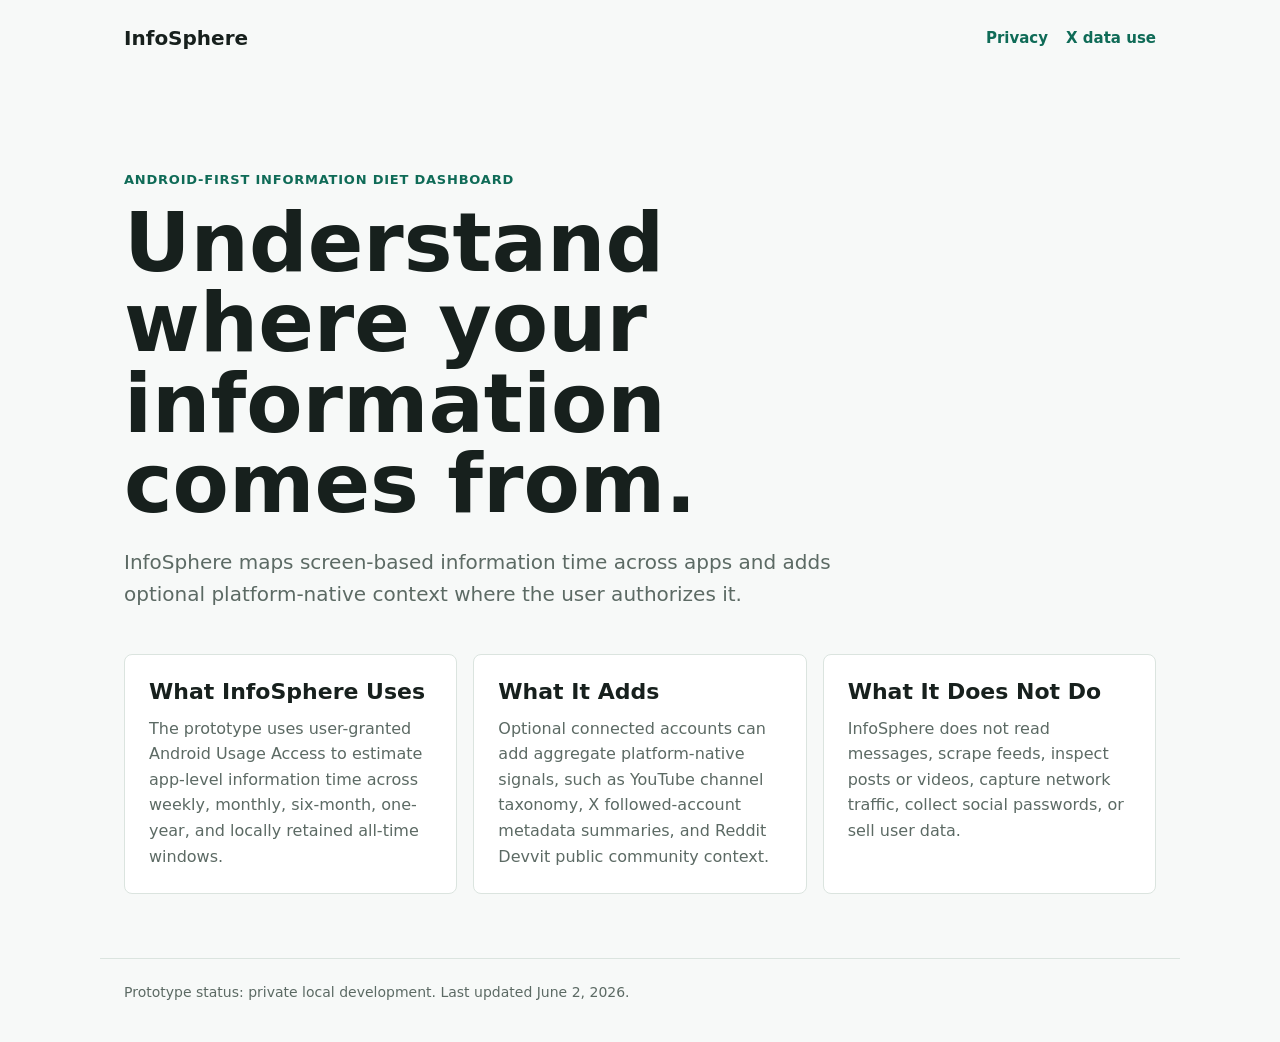
<file: index.html>
<!doctype html>
<html lang="en">
  <head>
    <meta charset="utf-8">
    <meta name="viewport" content="width=device-width, initial-scale=1">
    <title>InfoSphere</title>
    <meta
      name="description"
      content="InfoSphere helps people understand where their screen-based information comes from using local app usage and optional platform-native context."
    >
    <link rel="stylesheet" href="styles.css">
  </head>
  <body>
    <header class="site-header">
      <a class="brand" href="index.html" aria-label="InfoSphere home">InfoSphere</a>
      <nav aria-label="Primary">
        <a href="privacy.html">Privacy</a>
        <a href="x-data-use.html">X data use</a>
      </nav>
    </header>

    <main>
      <section class="hero" aria-labelledby="title">
        <p class="eyebrow">Android-first information diet dashboard</p>
        <h1 id="title">Understand where your information comes from.</h1>
        <p class="lede">
          InfoSphere maps screen-based information time across apps and adds optional platform-native context where the user authorizes it.
        </p>
      </section>

      <section class="content-grid" aria-label="Project summary">
        <article>
          <h2>What InfoSphere Uses</h2>
          <p>
            The prototype uses user-granted Android Usage Access to estimate app-level information time across weekly, monthly, six-month, one-year, and locally retained all-time windows.
          </p>
        </article>
        <article>
          <h2>What It Adds</h2>
          <p>
            Optional connected accounts can add aggregate platform-native signals, such as YouTube channel taxonomy, X followed-account metadata summaries, and Reddit Devvit public community context.
          </p>
        </article>
        <article>
          <h2>What It Does Not Do</h2>
          <p>
            InfoSphere does not read messages, scrape feeds, inspect posts or videos, capture network traffic, collect social passwords, or sell user data.
          </p>
        </article>
      </section>
    </main>

    <footer>
      <p>Prototype status: private local development. Last updated June 2, 2026.</p>
    </footer>
  </body>
</html>
</file>
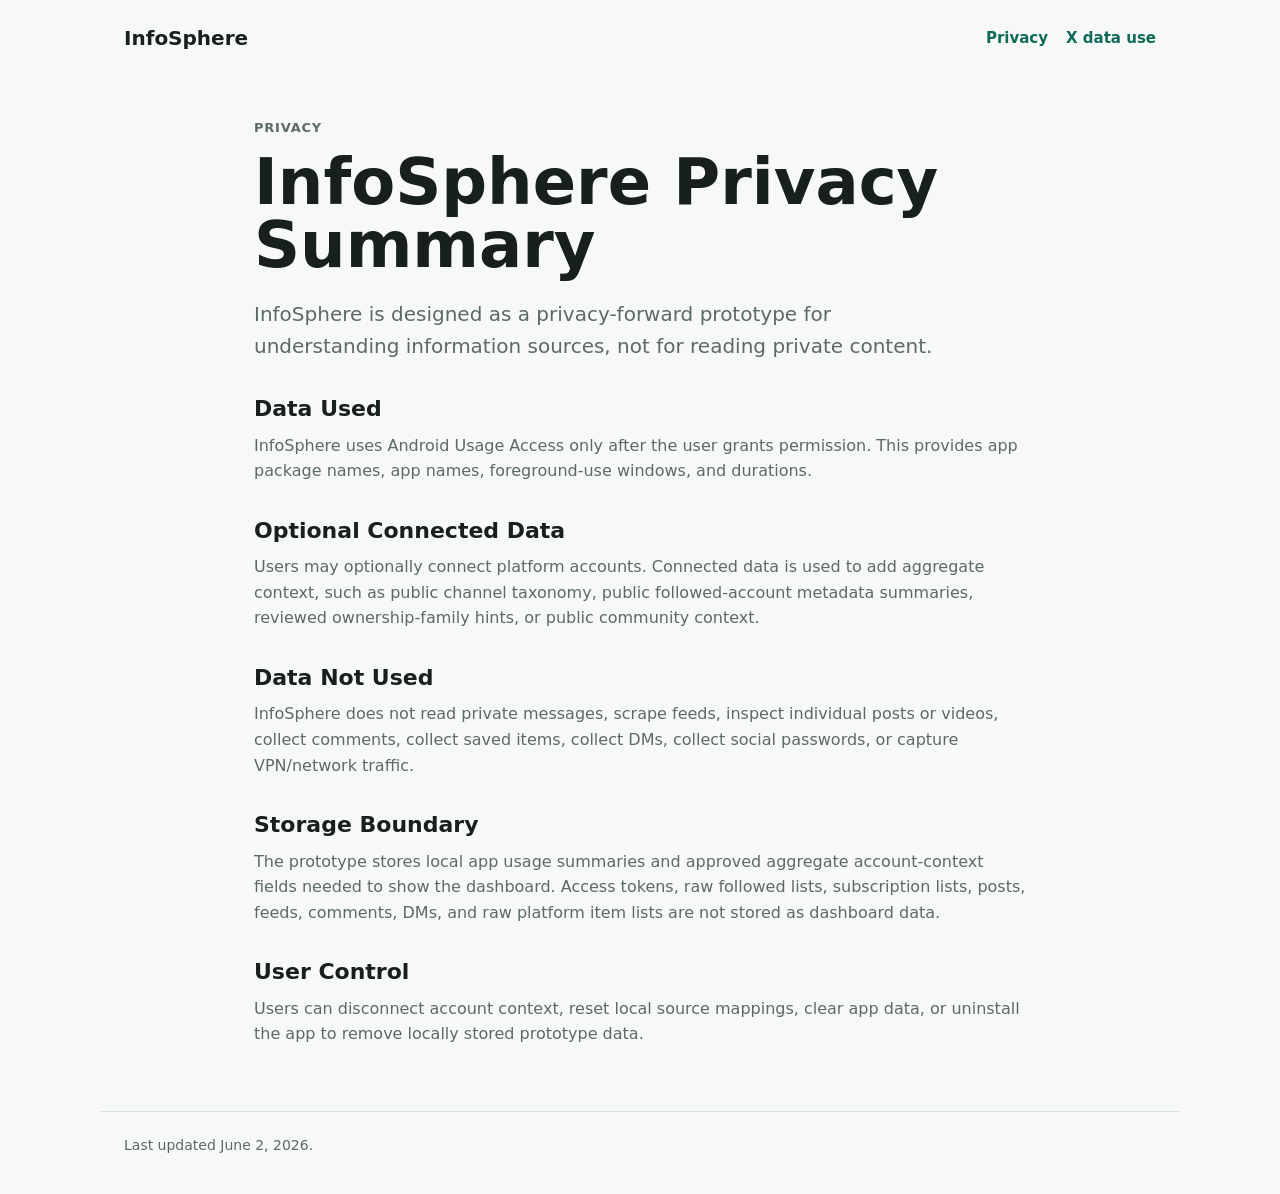
<file: privacy.html>
<!doctype html>
<html lang="en">
  <head>
    <meta charset="utf-8">
    <meta name="viewport" content="width=device-width, initial-scale=1">
    <title>Privacy | InfoSphere</title>
    <meta
      name="description"
      content="InfoSphere privacy boundary and data handling summary."
    >
    <link rel="stylesheet" href="styles.css">
  </head>
  <body>
    <header class="site-header">
      <a class="brand" href="index.html" aria-label="InfoSphere home">InfoSphere</a>
      <nav aria-label="Primary">
        <a href="privacy.html" aria-current="page">Privacy</a>
        <a href="x-data-use.html">X data use</a>
      </nav>
    </header>

    <main class="document">
      <p class="eyebrow">Privacy</p>
      <h1>InfoSphere Privacy Summary</h1>
      <p class="lede">
        InfoSphere is designed as a privacy-forward prototype for understanding information sources, not for reading private content.
      </p>

      <h2>Data Used</h2>
      <p>
        InfoSphere uses Android Usage Access only after the user grants permission. This provides app package names, app names, foreground-use windows, and durations.
      </p>

      <h2>Optional Connected Data</h2>
      <p>
        Users may optionally connect platform accounts. Connected data is used to add aggregate context, such as public channel taxonomy, public followed-account metadata summaries, reviewed ownership-family hints, or public community context.
      </p>

      <h2>Data Not Used</h2>
      <p>
        InfoSphere does not read private messages, scrape feeds, inspect individual posts or videos, collect comments, collect saved items, collect DMs, collect social passwords, or capture VPN/network traffic.
      </p>

      <h2>Storage Boundary</h2>
      <p>
        The prototype stores local app usage summaries and approved aggregate account-context fields needed to show the dashboard. Access tokens, raw followed lists, subscription lists, posts, feeds, comments, DMs, and raw platform item lists are not stored as dashboard data.
      </p>

      <h2>User Control</h2>
      <p>
        Users can disconnect account context, reset local source mappings, clear app data, or uninstall the app to remove locally stored prototype data.
      </p>
    </main>

    <footer>
      <p>Last updated June 2, 2026.</p>
    </footer>
  </body>
</html>
</file>
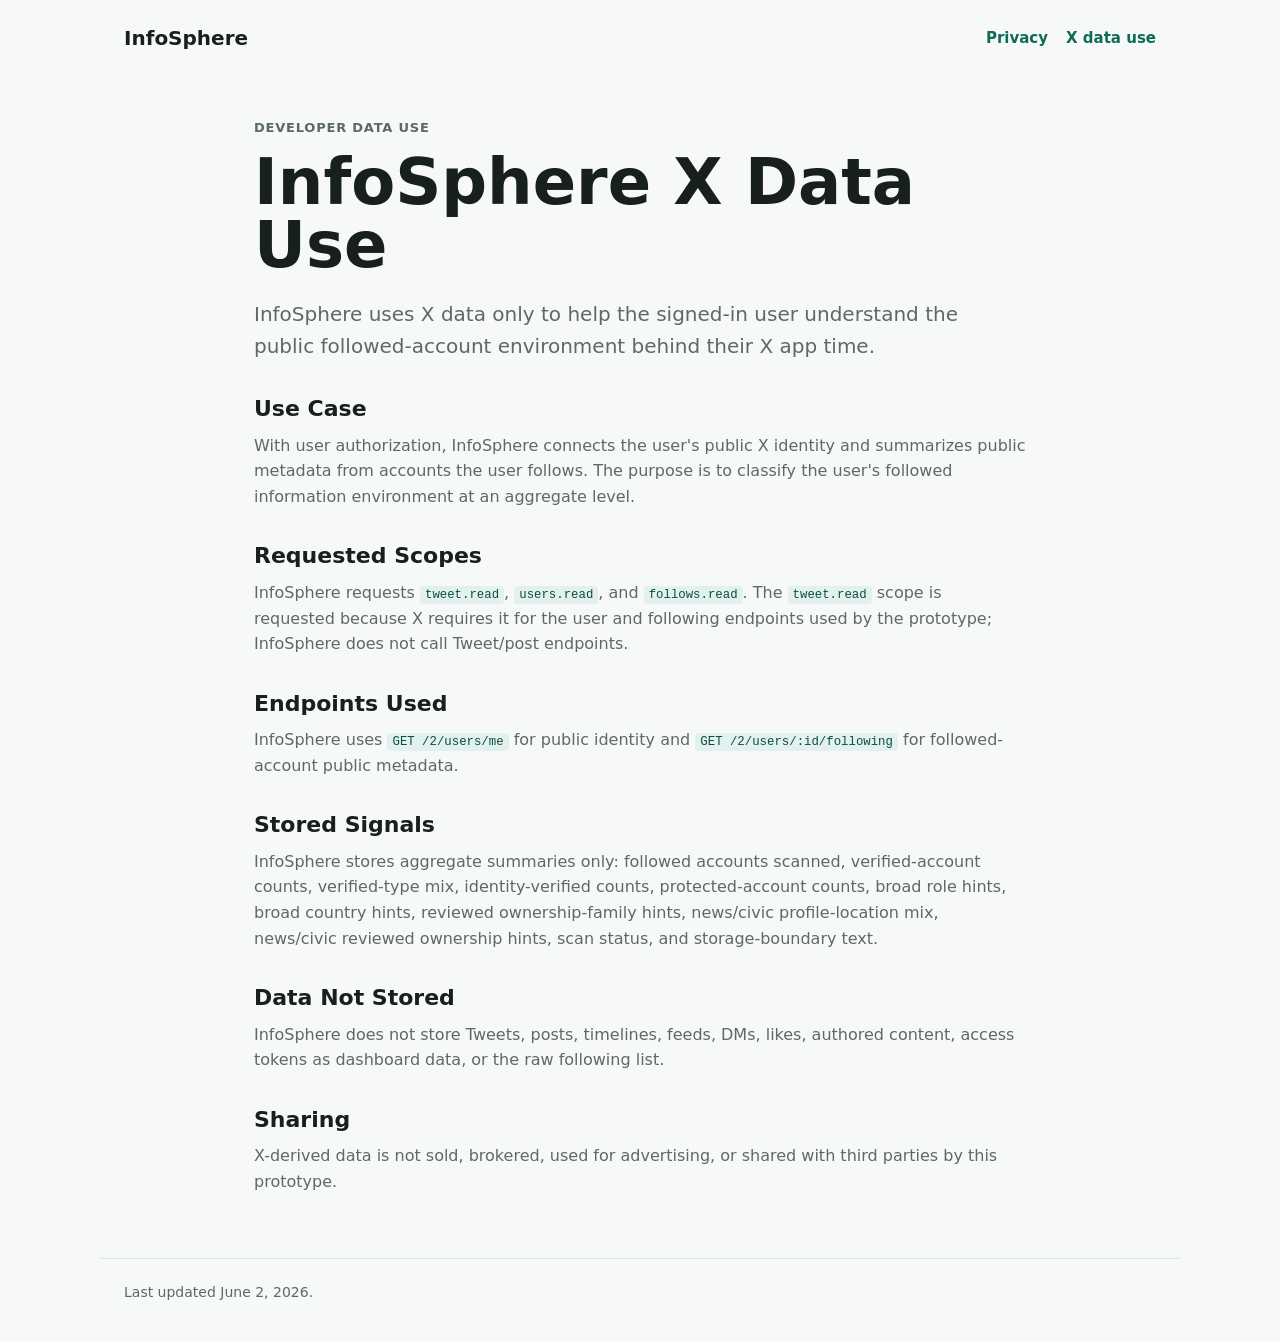
<file: x-data-use.html>
<!doctype html>
<html lang="en">
  <head>
    <meta charset="utf-8">
    <meta name="viewport" content="width=device-width, initial-scale=1">
    <title>X Data Use | InfoSphere</title>
    <meta
      name="description"
      content="InfoSphere use case and data handling summary for X API data."
    >
    <link rel="stylesheet" href="styles.css">
  </head>
  <body>
    <header class="site-header">
      <a class="brand" href="index.html" aria-label="InfoSphere home">InfoSphere</a>
      <nav aria-label="Primary">
        <a href="privacy.html">Privacy</a>
        <a href="x-data-use.html" aria-current="page">X data use</a>
      </nav>
    </header>

    <main class="document">
      <p class="eyebrow">Developer data use</p>
      <h1>InfoSphere X Data Use</h1>
      <p class="lede">
        InfoSphere uses X data only to help the signed-in user understand the public followed-account environment behind their X app time.
      </p>

      <h2>Use Case</h2>
      <p>
        With user authorization, InfoSphere connects the user's public X identity and summarizes public metadata from accounts the user follows. The purpose is to classify the user's followed information environment at an aggregate level.
      </p>

      <h2>Requested Scopes</h2>
      <p>
        InfoSphere requests <code>tweet.read</code>, <code>users.read</code>, and <code>follows.read</code>. The <code>tweet.read</code> scope is requested because X requires it for the user and following endpoints used by the prototype; InfoSphere does not call Tweet/post endpoints.
      </p>

      <h2>Endpoints Used</h2>
      <p>
        InfoSphere uses <code>GET /2/users/me</code> for public identity and <code>GET /2/users/:id/following</code> for followed-account public metadata.
      </p>

      <h2>Stored Signals</h2>
      <p>
        InfoSphere stores aggregate summaries only: followed accounts scanned, verified-account counts, verified-type mix, identity-verified counts, protected-account counts, broad role hints, broad country hints, reviewed ownership-family hints, news/civic profile-location mix, news/civic reviewed ownership hints, scan status, and storage-boundary text.
      </p>

      <h2>Data Not Stored</h2>
      <p>
        InfoSphere does not store Tweets, posts, timelines, feeds, DMs, likes, authored content, access tokens as dashboard data, or the raw following list.
      </p>

      <h2>Sharing</h2>
      <p>
        X-derived data is not sold, brokered, used for advertising, or shared with third parties by this prototype.
      </p>
    </main>

    <footer>
      <p>Last updated June 2, 2026.</p>
    </footer>
  </body>
</html>
</file>
<file: styles.css>
:root {
  color-scheme: light;
  --bg: #f7f9f8;
  --surface: #ffffff;
  --text: #17201d;
  --muted: #5c6a64;
  --line: #dbe4df;
  --accent: #0f6b57;
  --accent-soft: #e2f1ed;
}

* {
  box-sizing: border-box;
}

body {
  margin: 0;
  background: var(--bg);
  color: var(--text);
  font-family: Inter, ui-sans-serif, system-ui, -apple-system, BlinkMacSystemFont, "Segoe UI", sans-serif;
  line-height: 1.6;
}

a {
  color: var(--accent);
  text-decoration: none;
}

a:hover {
  text-decoration: underline;
}

.site-header {
  display: flex;
  align-items: center;
  justify-content: space-between;
  gap: 24px;
  max-width: 1080px;
  margin: 0 auto;
  padding: 22px 24px;
}

.brand {
  color: var(--text);
  font-size: 20px;
  font-weight: 800;
  letter-spacing: 0;
}

nav {
  display: flex;
  gap: 18px;
  flex-wrap: wrap;
  font-size: 15px;
  font-weight: 650;
}

main {
  max-width: 1080px;
  margin: 0 auto;
  padding: 42px 24px 64px;
}

.hero {
  max-width: 820px;
  padding: 52px 0 44px;
}

.eyebrow {
  margin: 0 0 12px;
  color: var(--accent);
  font-size: 13px;
  font-weight: 800;
  letter-spacing: 0.06em;
  text-transform: uppercase;
}

h1 {
  max-width: 820px;
  margin: 0;
  font-size: clamp(42px, 8vw, 82px);
  line-height: 0.98;
  letter-spacing: 0;
}

h2 {
  margin: 0 0 10px;
  font-size: 22px;
  line-height: 1.2;
  letter-spacing: 0;
}

p {
  margin: 0;
}

.lede {
  max-width: 720px;
  margin-top: 22px;
  color: var(--muted);
  font-size: 20px;
}

.content-grid {
  display: grid;
  grid-template-columns: repeat(3, minmax(0, 1fr));
  gap: 16px;
}

article {
  min-height: 220px;
  padding: 24px;
  background: var(--surface);
  border: 1px solid var(--line);
  border-radius: 8px;
}

article p,
.document p {
  color: var(--muted);
}

.document {
  max-width: 820px;
}

.document h1 {
  font-size: clamp(36px, 6vw, 64px);
}

.document h2 {
  margin-top: 34px;
}

code {
  padding: 2px 5px;
  background: var(--accent-soft);
  border-radius: 4px;
  color: #0d4d41;
  font-size: 0.95em;
}

footer {
  max-width: 1080px;
  margin: 0 auto;
  padding: 22px 24px 38px;
  border-top: 1px solid var(--line);
  color: var(--muted);
  font-size: 14px;
}

@media (max-width: 760px) {
  .site-header {
    align-items: flex-start;
    flex-direction: column;
  }

  main {
    padding-top: 20px;
  }

  .hero {
    padding-top: 28px;
  }

  .content-grid {
    grid-template-columns: 1fr;
  }
}
</file>
